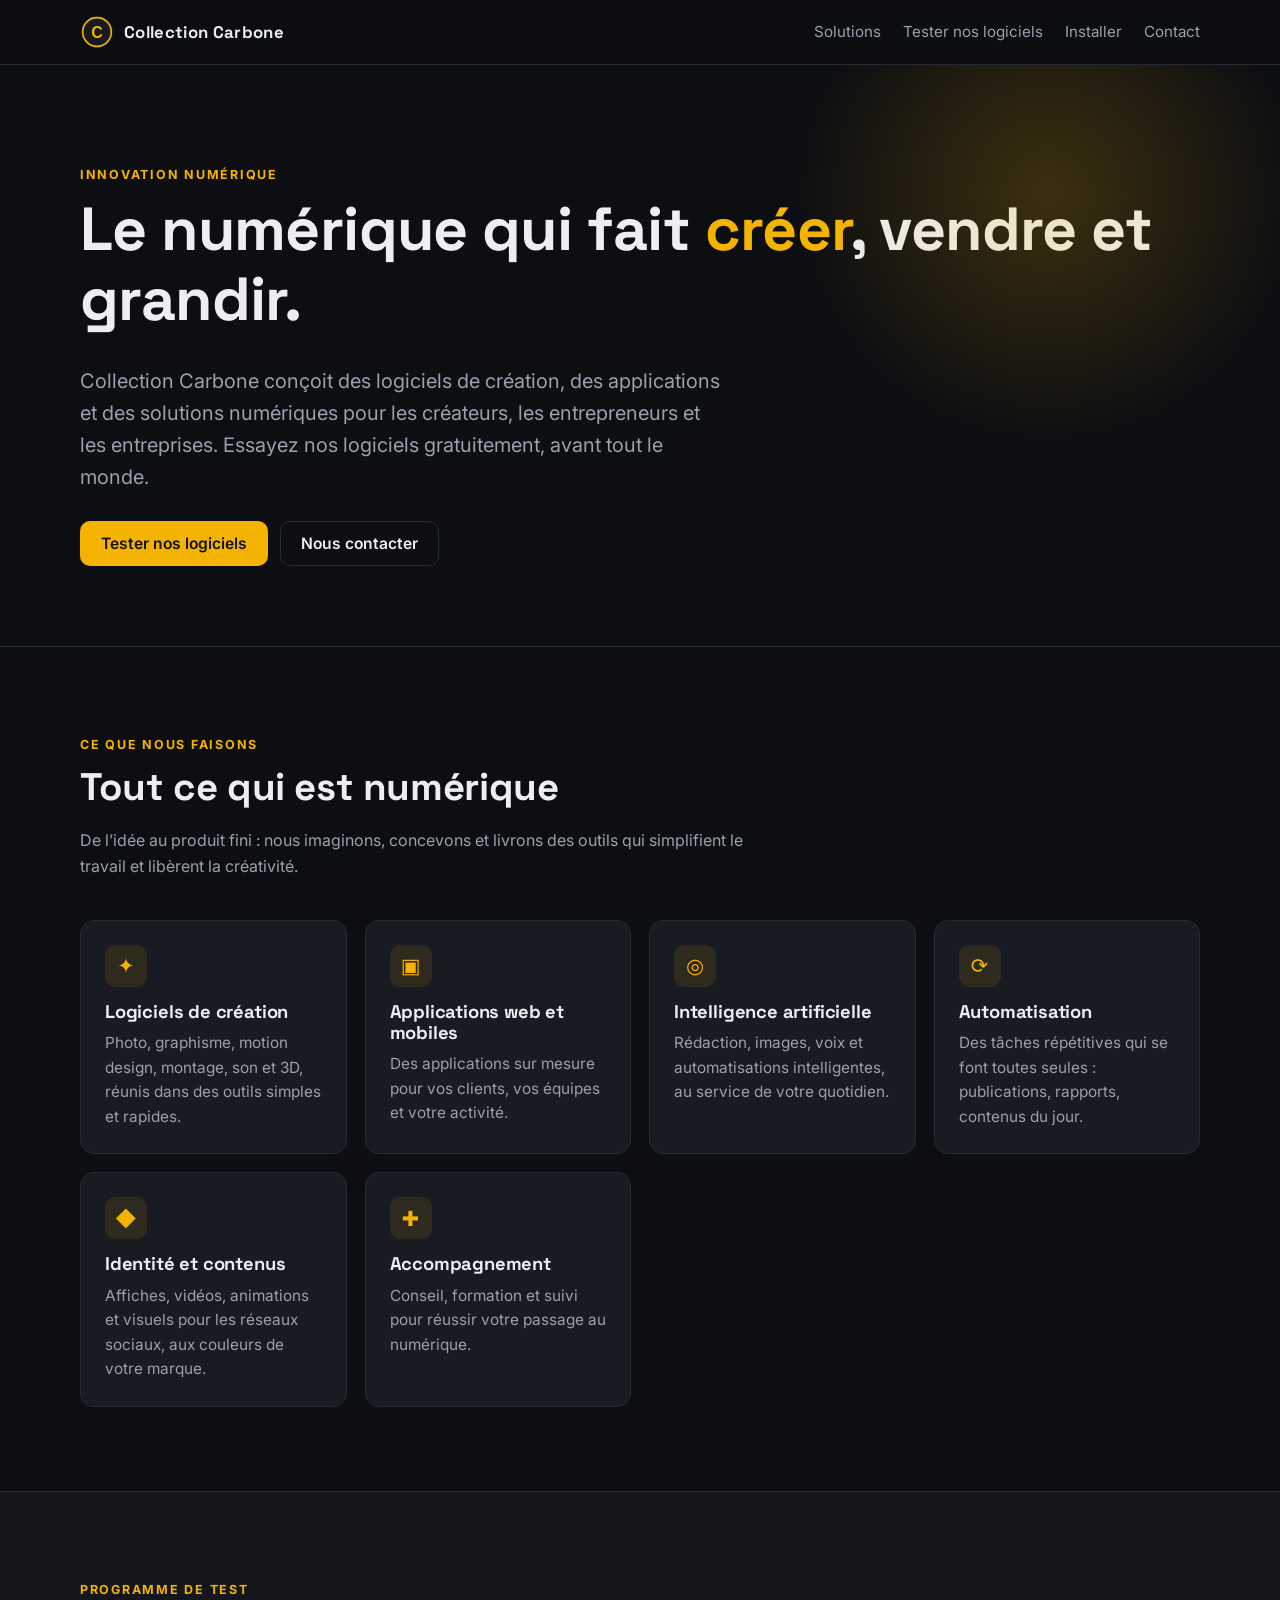
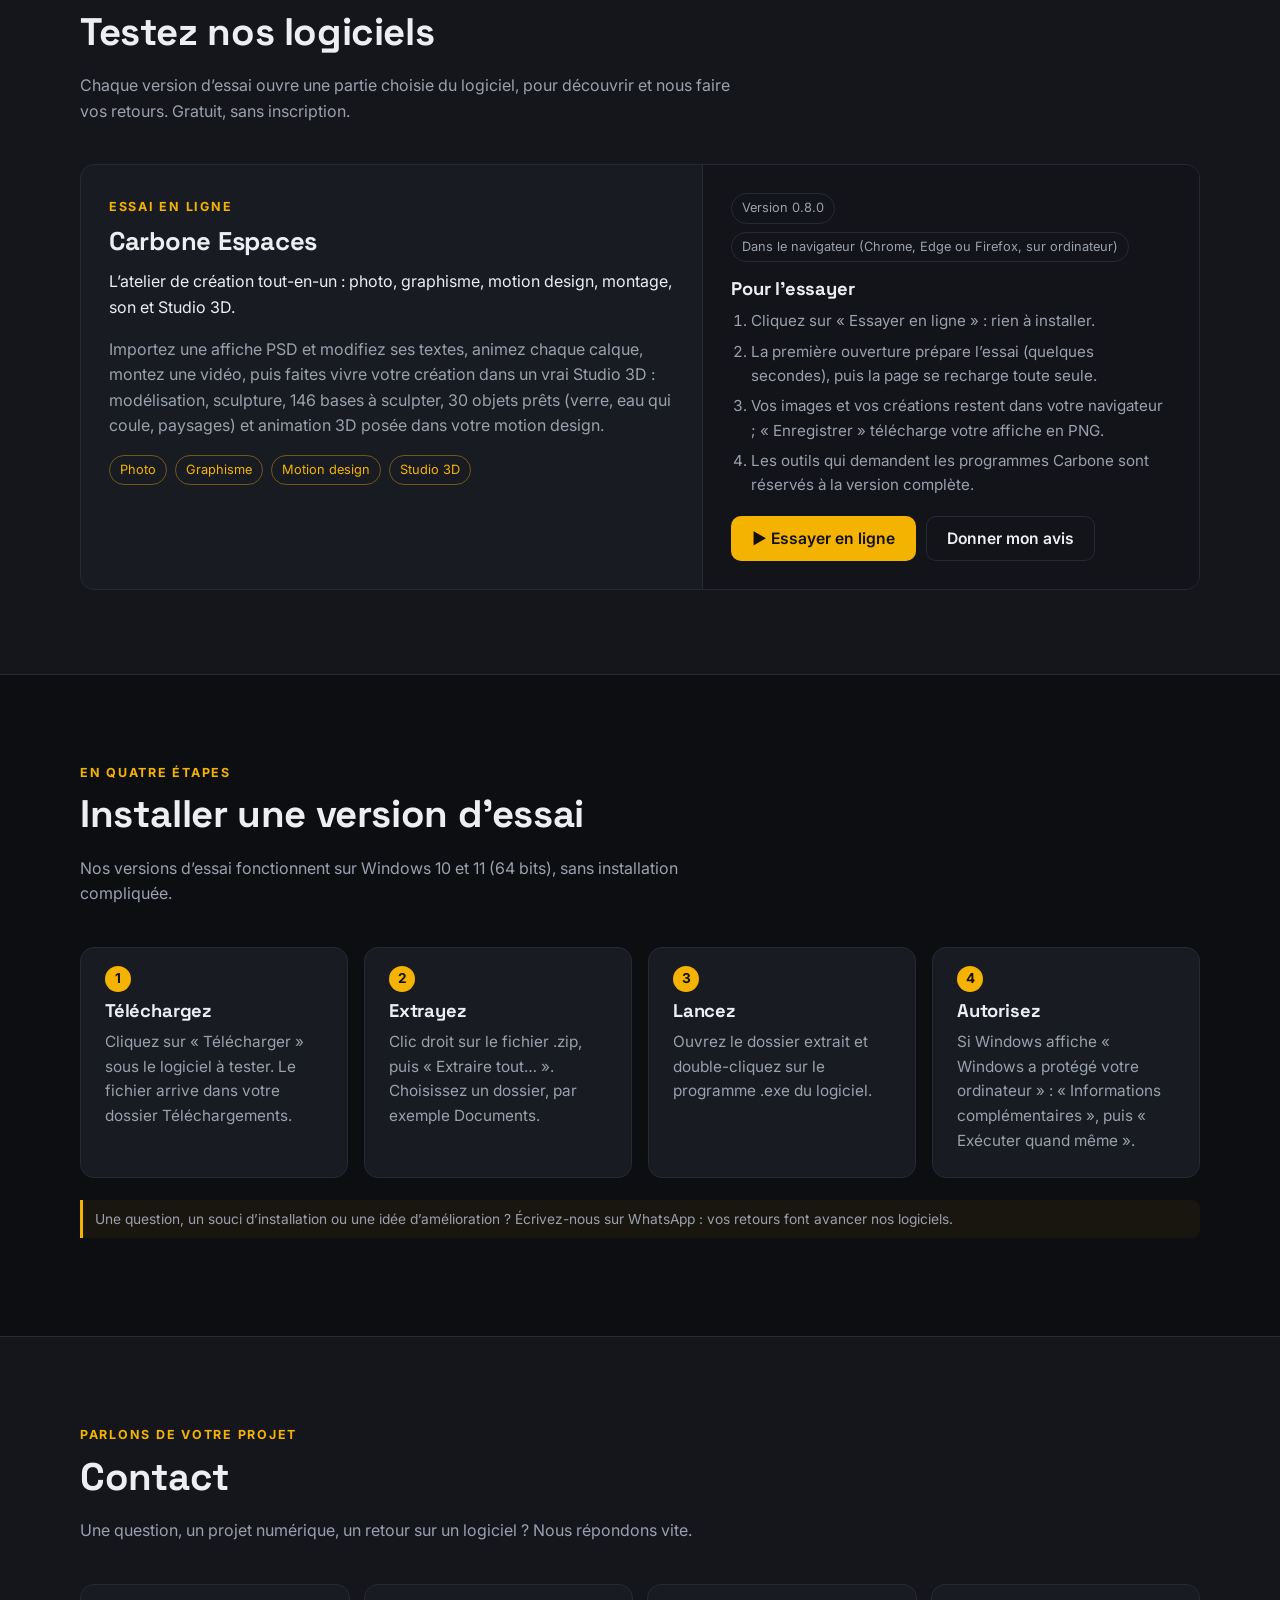
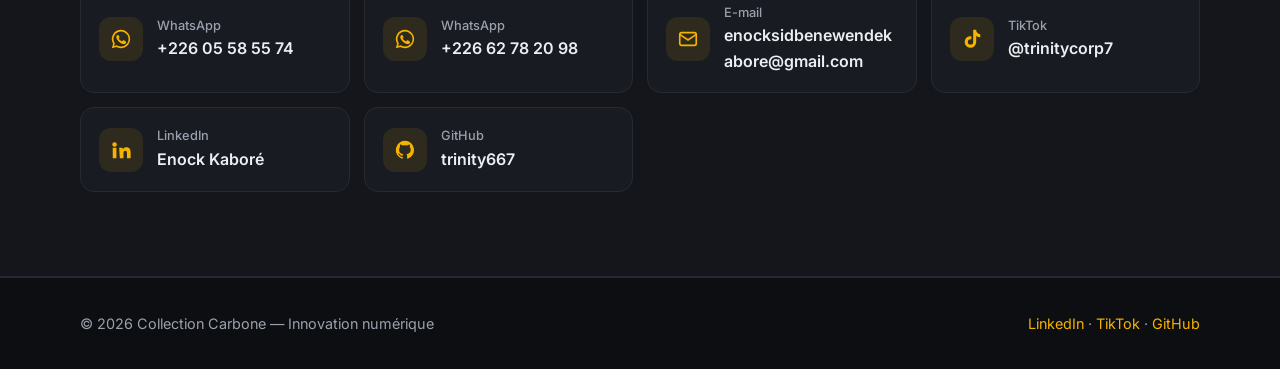
<file: index.html>
<!doctype html>
<html lang="fr">
<head>
<meta charset="utf-8">
<meta name="viewport" content="width=device-width, initial-scale=1">
<title>Collection Carbone — Innovation numérique</title>
<meta name="description" content="Collection Carbone conçoit des logiciels de création, des applications et des solutions numériques. Testez gratuitement nos logiciels.">
<meta property="og:title" content="Collection Carbone — Innovation numérique">
<meta property="og:description" content="Logiciels de création, applications et solutions numériques. Testez nos logiciels gratuitement.">
<link rel="icon" href="assets/logo.svg" type="image/svg+xml">
<link rel="preconnect" href="https://fonts.googleapis.com">
<link rel="preconnect" href="https://fonts.gstatic.com" crossorigin>
<link href="https://fonts.googleapis.com/css2?family=Inter:wght@400;500;600;700&family=Space+Grotesk:wght@600;700&display=swap" rel="stylesheet">
<link rel="stylesheet" href="assets/style.css">
</head>
<body>
<header class="top">
  <div class="wrap">
    <a class="logo" href="#"><svg viewBox="0 0 64 64" aria-hidden="true"><circle cx="32" cy="32" r="30" fill="#181a21"/><circle cx="32" cy="32" r="27" fill="none" stroke="#f5b301" stroke-width="3"/><text x="32" y="43" text-anchor="middle" font-family="Segoe UI, Arial" font-weight="700" font-size="30" fill="#f5b301">C</text></svg>Collection Carbone</a>
    <button class="menu-btn" aria-label="Menu" onclick="document.querySelector('.nav').classList.toggle('open')">☰</button>
    <nav class="nav" onclick="this.classList.remove('open')">
      <a href="#solutions">Solutions</a><a href="#tester">Tester nos logiciels</a><a href="#installer">Installer</a><a href="#contact">Contact</a>
    </nav>
  </div>
</header>

<main>
  <section class="hero">
    <div class="wrap">
      <span class="eyebrow">Innovation numérique</span>
      <h1>Le numérique qui fait <span>créer</span>, vendre et grandir.</h1>
      <p class="lead">Collection Carbone conçoit des logiciels de création, des applications et des solutions numériques pour les créateurs, les entrepreneurs et les entreprises. Essayez nos logiciels gratuitement, avant tout le monde.</p>
      <div class="actions">
        <a class="btn gold" href="#tester">Tester nos logiciels</a>
        <a class="btn ghost" href="#contact">Nous contacter</a>
      </div>
    </div>
  </section>

  <section id="solutions">
    <div class="wrap">
      <div class="head">
        <span class="eyebrow">Ce que nous faisons</span>
        <h2>Tout ce qui est numérique</h2>
        <p class="muted">De l’idée au produit fini : nous imaginons, concevons et livrons des outils qui simplifient le travail et libèrent la créativité.</p>
      </div>
      <div class="grid">
        <div class="card"><div class="ic">✦</div><h3>Logiciels de création</h3><p>Photo, graphisme, motion design, montage, son et 3D, réunis dans des outils simples et rapides.</p></div>
        <div class="card"><div class="ic">▣</div><h3>Applications web et mobiles</h3><p>Des applications sur mesure pour vos clients, vos équipes et votre activité.</p></div>
        <div class="card"><div class="ic">◎</div><h3>Intelligence artificielle</h3><p>Rédaction, images, voix et automatisations intelligentes, au service de votre quotidien.</p></div>
        <div class="card"><div class="ic">⟳</div><h3>Automatisation</h3><p>Des tâches répétitives qui se font toutes seules : publications, rapports, contenus du jour.</p></div>
        <div class="card"><div class="ic">◆</div><h3>Identité et contenus</h3><p>Affiches, vidéos, animations et visuels pour les réseaux sociaux, aux couleurs de votre marque.</p></div>
        <div class="card"><div class="ic">✚</div><h3>Accompagnement</h3><p>Conseil, formation et suivi pour réussir votre passage au numérique.</p></div>
      </div>
    </div>
  </section>

  <section id="tester" class="alt">
    <div class="wrap">
      <div class="head">
        <span class="eyebrow">Programme de test</span>
        <h2>Testez nos logiciels</h2>
        <p class="muted">Chaque version d’essai ouvre une partie choisie du logiciel, pour découvrir et nous faire vos retours. Gratuit, sans inscription.</p>
      </div>
      <div class="apps" id="apps"><div class="empty">Chargement des logiciels…</div></div>
    </div>
  </section>

  <section id="installer">
    <div class="wrap">
      <div class="head">
        <span class="eyebrow">En quatre étapes</span>
        <h2>Installer une version d’essai</h2>
        <p class="muted">Nos versions d’essai fonctionnent sur Windows 10 et 11 (64 bits), sans installation compliquée.</p>
      </div>
      <div class="steps">
        <div class="card"><h3>Téléchargez</h3><p>Cliquez sur « Télécharger » sous le logiciel à tester. Le fichier arrive dans votre dossier Téléchargements.</p></div>
        <div class="card"><h3>Extrayez</h3><p>Clic droit sur le fichier .zip, puis « Extraire tout… ». Choisissez un dossier, par exemple Documents.</p></div>
        <div class="card"><h3>Lancez</h3><p>Ouvrez le dossier extrait et double-cliquez sur le programme .exe du logiciel.</p></div>
        <div class="card"><h3>Autorisez</h3><p>Si Windows affiche « Windows a protégé votre ordinateur » : « Informations complémentaires », puis « Exécuter quand même ».</p></div>
      </div>
      <p class="note" style="margin-top:22px">Une question, un souci d’installation ou une idée d’amélioration ? Écrivez-nous sur WhatsApp : vos retours font avancer nos logiciels.</p>
    </div>
  </section>

  <section id="contact" class="alt">
    <div class="wrap">
      <div class="head">
        <span class="eyebrow">Parlons de votre projet</span>
        <h2>Contact</h2>
        <p class="muted">Une question, un projet numérique, un retour sur un logiciel ? Nous répondons vite.</p>
      </div>
      <div class="contacts" id="contacts"></div>
    </div>
  </section>
</main>

<footer>
  <div class="wrap"><span>© <span id="y"></span> Collection Carbone — Innovation numérique</span><span id="foot-links"></span></div>
</footer>

<script src="assets/config.js"></script>
<script src="assets/site.js"></script>
</body>
</html>
</file>
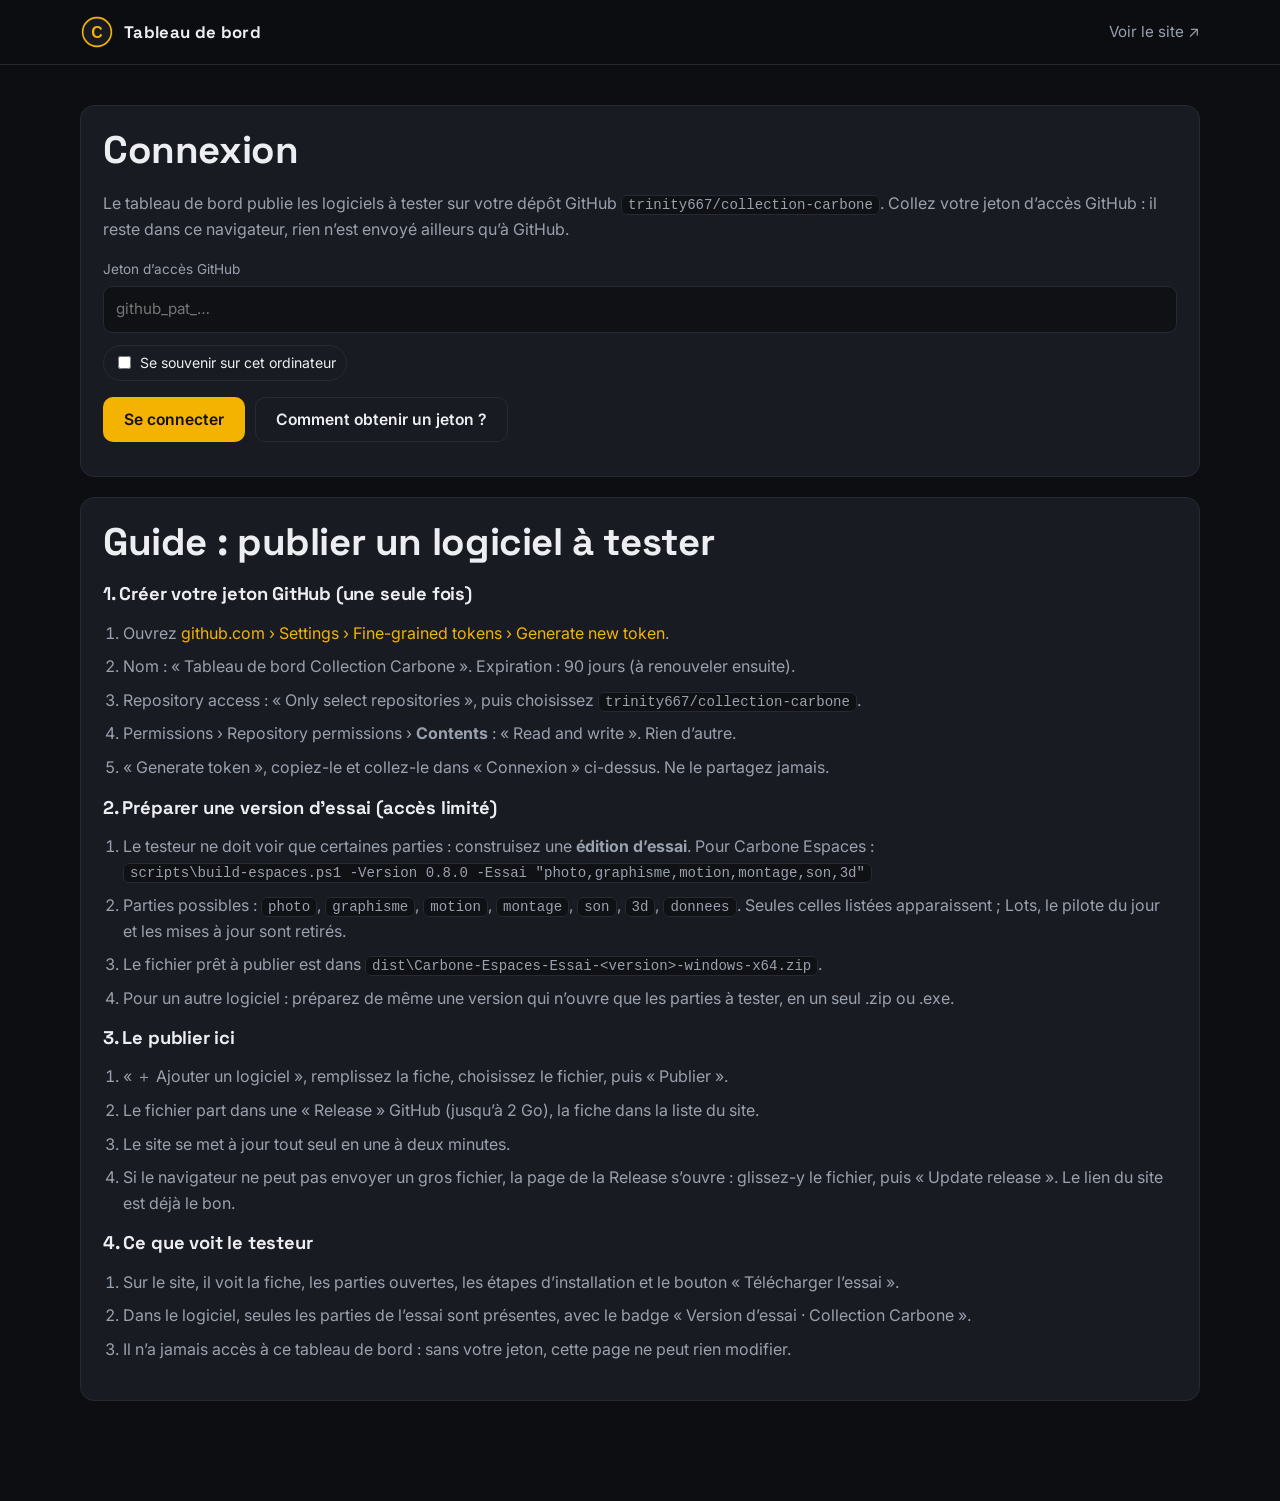
<file: admin.html>
<!doctype html>
<html lang="fr">
<head>
<meta charset="utf-8">
<meta name="viewport" content="width=device-width, initial-scale=1">
<meta name="robots" content="noindex, nofollow">
<title>Tableau de bord — Collection Carbone</title>
<link rel="icon" href="assets/logo.svg" type="image/svg+xml">
<link rel="preconnect" href="https://fonts.googleapis.com">
<link rel="preconnect" href="https://fonts.gstatic.com" crossorigin>
<link href="https://fonts.googleapis.com/css2?family=Inter:wght@400;500;600;700&family=Space+Grotesk:wght@600;700&display=swap" rel="stylesheet">
<link rel="stylesheet" href="assets/style.css">
</head>
<body>
<header class="top">
  <div class="wrap">
    <a class="logo" href="./"><svg viewBox="0 0 64 64" aria-hidden="true"><circle cx="32" cy="32" r="30" fill="#181a21"/><circle cx="32" cy="32" r="27" fill="none" stroke="#f5b301" stroke-width="3"/><text x="32" y="43" text-anchor="middle" font-family="Segoe UI, Arial" font-weight="700" font-size="30" fill="#f5b301">C</text></svg>Tableau de bord</a>
    <nav class="nav" style="display:flex"><a href="./" target="_blank">Voir le site ↗</a><a href="#" id="logout" class="hidden">Se déconnecter</a></nav>
  </div>
</header>

<main class="dash">
  <div class="wrap">
    <!-- connexion -->
    <div class="panel" id="login">
      <h2>Connexion</h2>
      <p class="muted">Le tableau de bord publie les logiciels à tester sur votre dépôt GitHub <code id="repo-name"></code>. Collez votre jeton d’accès GitHub : il reste dans ce navigateur, rien n’est envoyé ailleurs qu’à GitHub.</p>
      <div class="row">
        <label class="f wide">Jeton d’accès GitHub<input id="token" type="password" autocomplete="off" placeholder="github_pat_…"></label>
      </div>
      <div class="checks" style="margin-top:12px"><label><input type="checkbox" id="remember"> Se souvenir sur cet ordinateur</label></div>
      <div style="margin-top:16px;display:flex;gap:10px;flex-wrap:wrap"><button class="btn gold" id="connect">Se connecter</button><a class="btn ghost" href="#guide">Comment obtenir un jeton ?</a></div>
      <div class="msg" id="login-msg"></div>
    </div>

    <!-- la liste -->
    <div class="panel hidden" id="board">
      <div style="display:flex;flex-wrap:wrap;gap:10px;align-items:center;justify-content:space-between">
        <h2 style="margin:0">Logiciels à tester</h2>
        <button class="btn gold" id="new">＋ Ajouter un logiciel</button>
      </div>
      <p class="muted" style="margin-top:8px">Ouvert : téléchargeable. Fermé : visible, sans téléchargement. Masqué : absent du site.</p>
      <div class="list" id="list"></div>
      <div class="msg" id="board-msg"></div>
    </div>

    <!-- le formulaire -->
    <div class="panel hidden" id="form">
      <h2 id="form-title">Ajouter un logiciel</h2>
      <div class="row">
        <label class="f">Nom<input id="f-nom" placeholder="Carbone Espaces"></label>
        <label class="f">Version<input id="f-version" placeholder="1.0.0"></label>
        <label class="f">Édition<input id="f-edition" placeholder="Version d’essai"></label>
        <label class="f">Statut<select id="f-statut"><option value="ouvert">Ouvert (téléchargeable)</option><option value="ferme">Fermé (bientôt)</option><option value="masque">Masqué</option></select></label>
        <label class="f wide">Accroche (une phrase)<input id="f-accroche" placeholder="L’atelier de création tout-en-un…"></label>
        <label class="f wide">Description<textarea id="f-description"></textarea></label>
        <label class="f wide">Parties ouvertes au test
          <div class="checks" id="f-parties"></div>
          <input id="f-parties-autres" placeholder="Autres parties, séparées par des virgules">
        </label>
        <label class="f">Plateforme<input id="f-plateforme" placeholder="Windows 10 ou 11 (64 bits)"></label>
        <label class="f">Taille du fichier<input id="f-taille" placeholder="rempli tout seul à l’envoi"></label>
        <label class="f wide">Étapes d’installation (une par ligne)<textarea id="f-installation"></textarea></label>
        <label class="f wide">Lien de l’essai en ligne (dans ce site, par exemple <code>essai/</code>)<input id="f-essai" placeholder="essai/"></label>
        <label class="f wide">Fichier à télécharger (.zip ou .exe), facultatif<input id="f-file" type="file" accept=".zip,.exe,.msi,.7z"></label>
        <label class="f wide">… ou lien direct déjà en ligne<input id="f-fichier" placeholder="https://github.com/…/releases/download/…"></label>
        <label class="f wide">Image (capture du logiciel, facultative)<input id="f-imgfile" type="file" accept="image/png,image/jpeg,image/webp"></label>
      </div>
      <div style="margin-top:18px;display:flex;gap:10px;flex-wrap:wrap"><button class="btn gold" id="save">Publier</button><button class="btn ghost" id="cancel">Annuler</button></div>
      <div class="msg" id="form-msg"></div>
    </div>

    <!-- le guide -->
    <div class="panel guide" id="guide">
      <h2>Guide : publier un logiciel à tester</h2>
      <h3>1. Créer votre jeton GitHub (une seule fois)</h3>
      <ol>
        <li>Ouvrez <a href="https://github.com/settings/personal-access-tokens/new" target="_blank" rel="noopener">github.com › Settings › Fine-grained tokens › Generate new token</a>.</li>
        <li>Nom : « Tableau de bord Collection Carbone ». Expiration : 90 jours (à renouveler ensuite).</li>
        <li>Repository access : « Only select repositories », puis choisissez <code id="repo-name2"></code>.</li>
        <li>Permissions › Repository permissions › <b>Contents</b> : « Read and write ». Rien d’autre.</li>
        <li>« Generate token », copiez-le et collez-le dans « Connexion » ci-dessus. Ne le partagez jamais.</li>
      </ol>
      <h3>2. Préparer une version d’essai (accès limité)</h3>
      <ol>
        <li>Le testeur ne doit voir que certaines parties : construisez une <b>édition d’essai</b>. Pour Carbone Espaces :<br><code>scripts\build-espaces.ps1 -Version 0.8.0 -Essai "photo,graphisme,motion,montage,son,3d"</code></li>
        <li>Parties possibles : <code>photo</code>, <code>graphisme</code>, <code>motion</code>, <code>montage</code>, <code>son</code>, <code>3d</code>, <code>donnees</code>. Seules celles listées apparaissent ; Lots, le pilote du jour et les mises à jour sont retirés.</li>
        <li>Le fichier prêt à publier est dans <code>dist\Carbone-Espaces-Essai-&lt;version&gt;-windows-x64.zip</code>.</li>
        <li>Pour un autre logiciel : préparez de même une version qui n’ouvre que les parties à tester, en un seul .zip ou .exe.</li>
      </ol>
      <h3>3. Le publier ici</h3>
      <ol>
        <li>« ＋ Ajouter un logiciel », remplissez la fiche, choisissez le fichier, puis « Publier ».</li>
        <li>Le fichier part dans une « Release » GitHub (jusqu’à 2 Go), la fiche dans la liste du site.</li>
        <li>Le site se met à jour tout seul en une à deux minutes.</li>
        <li>Si le navigateur ne peut pas envoyer un gros fichier, la page de la Release s’ouvre : glissez-y le fichier, puis « Update release ». Le lien du site est déjà le bon.</li>
      </ol>
      <h3>4. Ce que voit le testeur</h3>
      <ol>
        <li>Sur le site, il voit la fiche, les parties ouvertes, les étapes d’installation et le bouton « Télécharger l’essai ».</li>
        <li>Dans le logiciel, seules les parties de l’essai sont présentes, avec le badge « Version d’essai · Collection Carbone ».</li>
        <li>Il n’a jamais accès à ce tableau de bord : sans votre jeton, cette page ne peut rien modifier.</li>
      </ol>
    </div>
  </div>
</main>
<script src="assets/config.js"></script>
<script src="assets/admin.js"></script>
</body>
</html>
</file>
<file: assets/style.css>
:root {
  --bg: #0d0e11; --bg2: #14161b; --card: #181b21; --line: #262a33; --text: #eceef2; --muted: #9aa1ae;
  --gold: #f5b301; --gold2: #ffcf4d; --ok: #22c55e; --err: #ef4444; --radius: 14px;
  --font: 'Inter', system-ui, -apple-system, 'Segoe UI', Roboto, sans-serif; --title: 'Space Grotesk', var(--font);
}
* { box-sizing: border-box; }
html { scroll-behavior: smooth; }
body { margin: 0; background: var(--bg); color: var(--text); font: 16px/1.6 var(--font); -webkit-font-smoothing: antialiased; }
a { color: var(--gold); text-decoration: none; }
a:hover { color: var(--gold2); }
img { max-width: 100%; display: block; }
.wrap { width: min(1120px, 100% - 32px); margin-inline: auto; }
h1, h2, h3 { font-family: var(--title); line-height: 1.15; margin: 0 0 .5em; letter-spacing: -.01em; }
h1 { font-size: clamp(2.1rem, 5.5vw, 3.8rem); }
h2 { font-size: clamp(1.6rem, 3.4vw, 2.4rem); }
h3 { font-size: 1.15rem; }
p { margin: 0 0 1em; }
.muted { color: var(--muted); }
.eyebrow { display: inline-block; font-size: .78rem; font-weight: 700; letter-spacing: .14em; text-transform: uppercase; color: var(--gold); margin-bottom: .8em; }

/* header */
.top { position: sticky; top: 0; z-index: 20; background: #0d0e11e6; backdrop-filter: blur(10px); border-bottom: 1px solid var(--line); }
.top .wrap { display: flex; align-items: center; gap: 18px; height: 64px; }
.logo { display: flex; align-items: center; gap: 10px; color: var(--text); font: 700 1.05rem var(--title); letter-spacing: .02em; }
.logo svg { width: 34px; height: 34px; flex: none; }
.nav { margin-left: auto; display: flex; gap: 22px; }
.nav a { color: var(--muted); font-size: .95rem; }
.nav a:hover { color: var(--text); }
.menu-btn { display: none; margin-left: auto; background: none; border: 1px solid var(--line); color: var(--text); border-radius: 8px; padding: 6px 10px; font-size: 1.1rem; }
@media (max-width: 760px) {
  .menu-btn { display: block; }
  .nav { display: none; position: absolute; top: 64px; left: 0; right: 0; flex-direction: column; gap: 0; background: var(--bg2); border-bottom: 1px solid var(--line); }
  .nav.open { display: flex; }
  .nav a { padding: 14px 16px; border-top: 1px solid var(--line); }
}

/* buttons */
.btn { display: inline-flex; align-items: center; justify-content: center; gap: 8px; padding: 12px 20px; border-radius: 10px; font-weight: 600; border: 1px solid transparent; cursor: pointer; font: 600 .98rem var(--font); transition: transform .15s, background .15s; }
.btn:hover { transform: translateY(-1px); }
.btn.gold { background: var(--gold); color: #111; }
.btn.gold:hover { background: var(--gold2); color: #111; }
.btn.ghost { background: transparent; color: var(--text); border-color: var(--line); }
.btn.ghost:hover { border-color: var(--gold); color: var(--text); }
.btn[disabled] { opacity: .45; cursor: not-allowed; transform: none; }

/* hero */
.hero { position: relative; overflow: hidden; padding: 96px 0 80px; border-bottom: 1px solid var(--line); }
.hero::before { content: ''; position: absolute; inset: -40% -10% auto auto; width: 720px; height: 720px; background: radial-gradient(closest-side, #f5b30133, transparent 70%); pointer-events: none; }
.hero p.lead { font-size: clamp(1.05rem, 2vw, 1.25rem); color: var(--muted); max-width: 640px; }
.hero .actions { display: flex; flex-wrap: wrap; gap: 12px; margin-top: 28px; }
.hero h1 span { color: var(--gold); }

/* sections */
section { padding: 84px 0; }
section.alt { background: var(--bg2); border-block: 1px solid var(--line); }
.head { max-width: 680px; margin-bottom: 40px; }
.grid { display: grid; gap: 18px; grid-template-columns: repeat(auto-fill, minmax(250px, 1fr)); }
.card { background: var(--card); border: 1px solid var(--line); border-radius: var(--radius); padding: 24px; }
.card .ic { width: 42px; height: 42px; border-radius: 10px; display: grid; place-items: center; background: #f5b3011a; color: var(--gold); font-size: 1.3rem; margin-bottom: 14px; }
.card p { color: var(--muted); margin: 0; font-size: .96rem; }

/* apps to test */
.apps { display: grid; gap: 22px; }
.app { display: grid; grid-template-columns: 1fr; gap: 0; background: var(--card); border: 1px solid var(--line); border-radius: var(--radius); overflow: hidden; }
@media (min-width: 860px) { .app { grid-template-columns: 1.25fr 1fr; } }
.app .body { padding: 28px; }
.app .side { padding: 28px; background: #12141a; border-top: 1px solid var(--line); }
@media (min-width: 860px) { .app .side { border-top: 0; border-left: 1px solid var(--line); } }
.app .meta { display: flex; flex-wrap: wrap; gap: 8px; margin: 12px 0 16px; }
.chip { font-size: .8rem; padding: 4px 10px; border-radius: 999px; border: 1px solid var(--line); color: var(--muted); }
.chip.gold { border-color: #f5b30166; color: var(--gold); }
.chip.off { border-color: #ef444466; color: #fca5a5; }
.app ol { margin: 10px 0 18px; padding-left: 20px; color: var(--muted); font-size: .95rem; }
.app ol li { margin-bottom: 6px; }
.app .shot { aspect-ratio: 16 / 9; background: #0b0c0f center / cover no-repeat; border-bottom: 1px solid var(--line); }
.note { font-size: .86rem; color: var(--muted); border-left: 3px solid var(--gold); padding: 8px 12px; background: #f5b3010d; border-radius: 0 8px 8px 0; }
.empty { text-align: center; padding: 40px; color: var(--muted); border: 1px dashed var(--line); border-radius: var(--radius); }

/* steps */
.steps { counter-reset: s; display: grid; gap: 16px; grid-template-columns: repeat(auto-fill, minmax(220px, 1fr)); }
.steps .card { position: relative; padding-top: 52px; }
.steps .card::before { counter-increment: s; content: counter(s); position: absolute; top: 18px; left: 24px; width: 26px; height: 26px; border-radius: 50%; background: var(--gold); color: #111; font-weight: 700; display: grid; place-items: center; font-size: .85rem; }

/* contact */
.contacts { display: grid; gap: 14px; grid-template-columns: repeat(auto-fill, minmax(240px, 1fr)); }
.contact { display: flex; align-items: center; gap: 14px; background: var(--card); border: 1px solid var(--line); border-radius: var(--radius); padding: 18px; color: var(--text); transition: border-color .15s; min-width: 0; }
.contact:hover { border-color: var(--gold); color: var(--text); }
.contact .ic { flex: none; width: 44px; height: 44px; border-radius: 12px; display: grid; place-items: center; background: #f5b3011a; color: var(--gold); }
.contact .ic svg { width: 22px; height: 22px; }
.contact b { display: block; font-size: .8rem; color: var(--muted); font-weight: 500; }
.contact span { display: block; overflow-wrap: anywhere; font-weight: 600; }

footer { padding: 34px 0; border-top: 1px solid var(--line); color: var(--muted); font-size: .9rem; }
footer .wrap { display: flex; flex-wrap: wrap; gap: 12px; justify-content: space-between; }

/* dashboard */
.dash { padding: 40px 0 80px; }
.panel { background: var(--card); border: 1px solid var(--line); border-radius: var(--radius); padding: 22px; margin-bottom: 20px; }
.row { display: grid; gap: 14px; grid-template-columns: repeat(auto-fill, minmax(240px, 1fr)); }
label.f { display: flex; flex-direction: column; gap: 6px; font-size: .85rem; color: var(--muted); }
label.f.wide { grid-column: 1 / -1; }
input, textarea, select { width: 100%; background: #0f1115; border: 1px solid var(--line); color: var(--text); border-radius: 9px; padding: 10px 12px; font: inherit; font-size: .95rem; }
input:focus, textarea:focus, select:focus { outline: 2px solid #f5b30155; border-color: var(--gold); }
textarea { min-height: 90px; resize: vertical; }
.checks { display: flex; flex-wrap: wrap; gap: 8px; }
.checks label { display: inline-flex; align-items: center; gap: 6px; padding: 6px 10px; border: 1px solid var(--line); border-radius: 999px; font-size: .88rem; color: var(--text); cursor: pointer; }
.checks input { width: auto; }
.list { display: grid; gap: 10px; }
.item { display: flex; flex-wrap: wrap; align-items: center; gap: 10px; padding: 14px; border: 1px solid var(--line); border-radius: 10px; background: #12141a; }
.item .t { flex: 1 1 220px; min-width: 0; }
.item .t b { display: block; }
.item .t small { color: var(--muted); }
.item .acts { display: flex; flex-wrap: wrap; gap: 6px; }
.item .acts .btn { padding: 7px 12px; font-size: .85rem; }
.msg { margin-top: 12px; font-size: .92rem; }
.msg.ok { color: var(--ok); } .msg.err { color: #fca5a5; }
.hidden { display: none !important; }
code, kbd { background: #0f1115; border: 1px solid var(--line); border-radius: 6px; padding: 1px 6px; font-size: .88em; }
.guide ol { color: var(--muted); padding-left: 20px; } .guide li { margin-bottom: 8px; }
</file>
